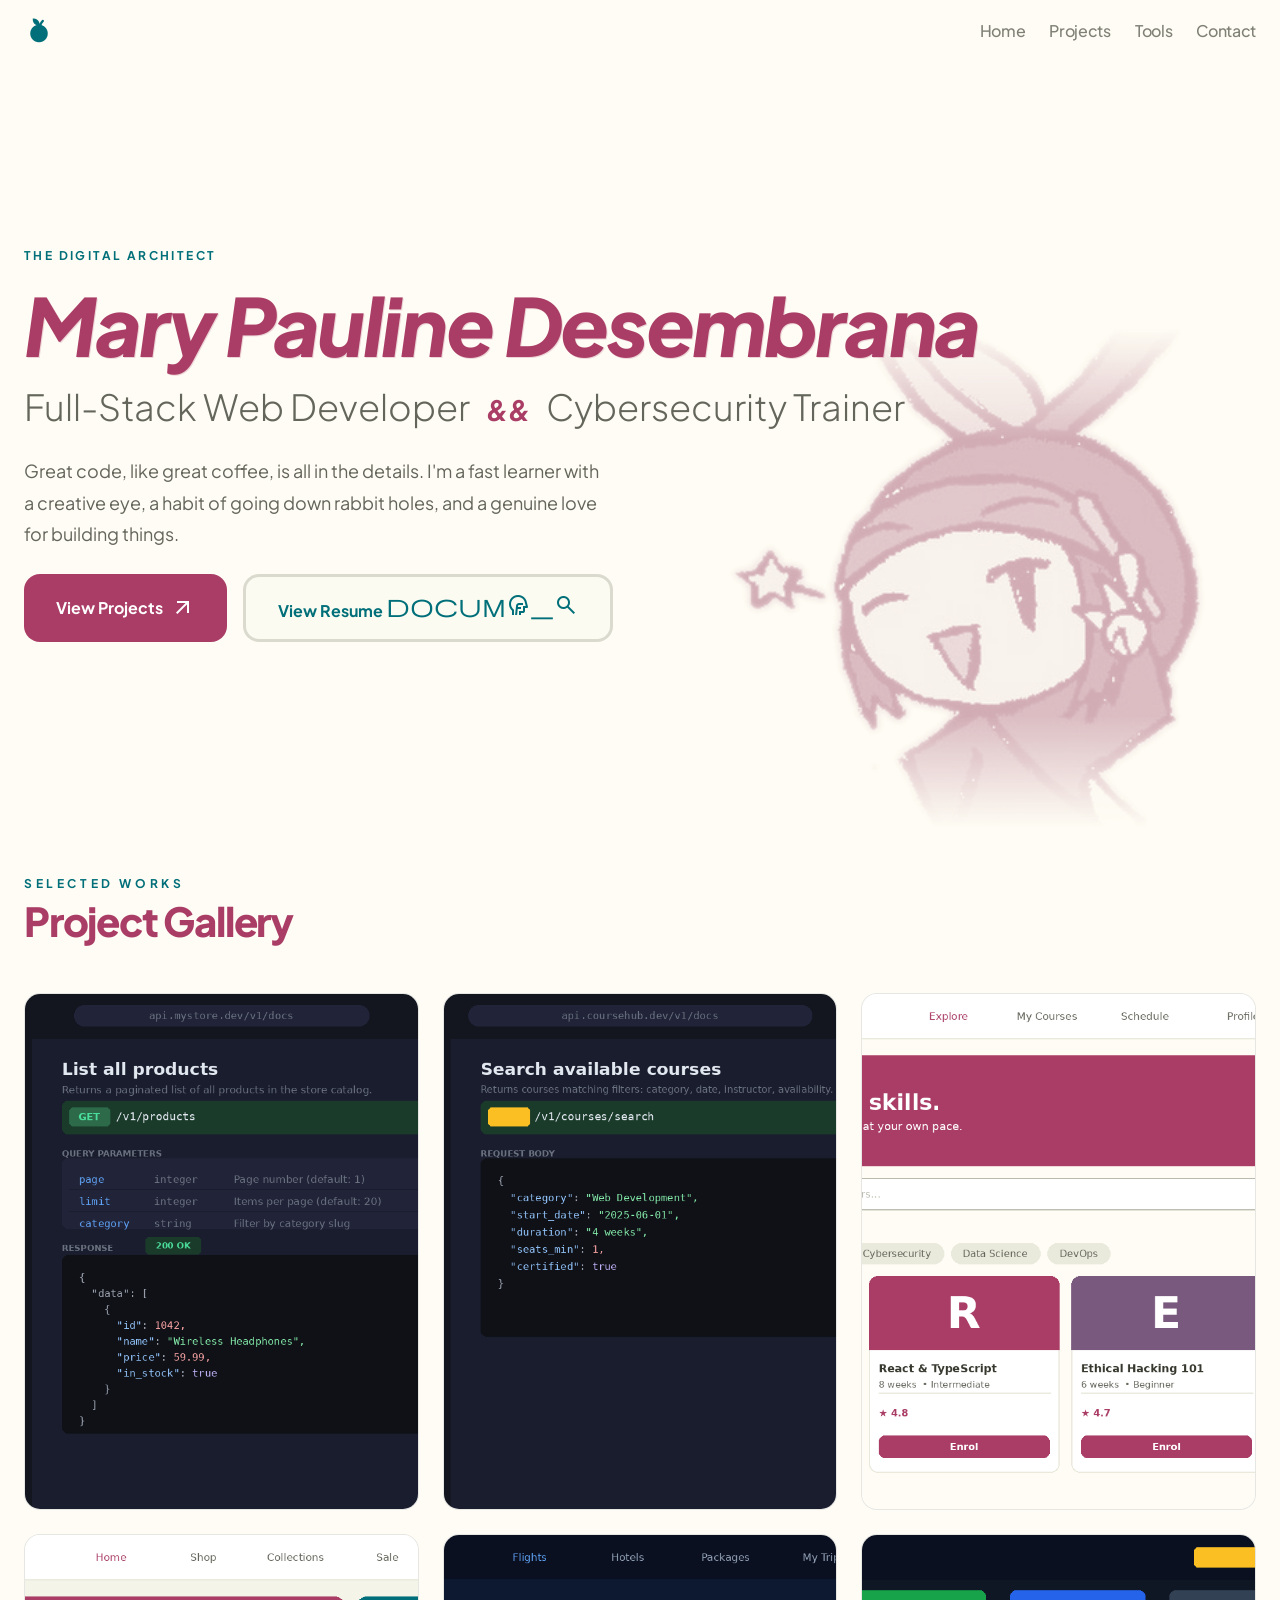
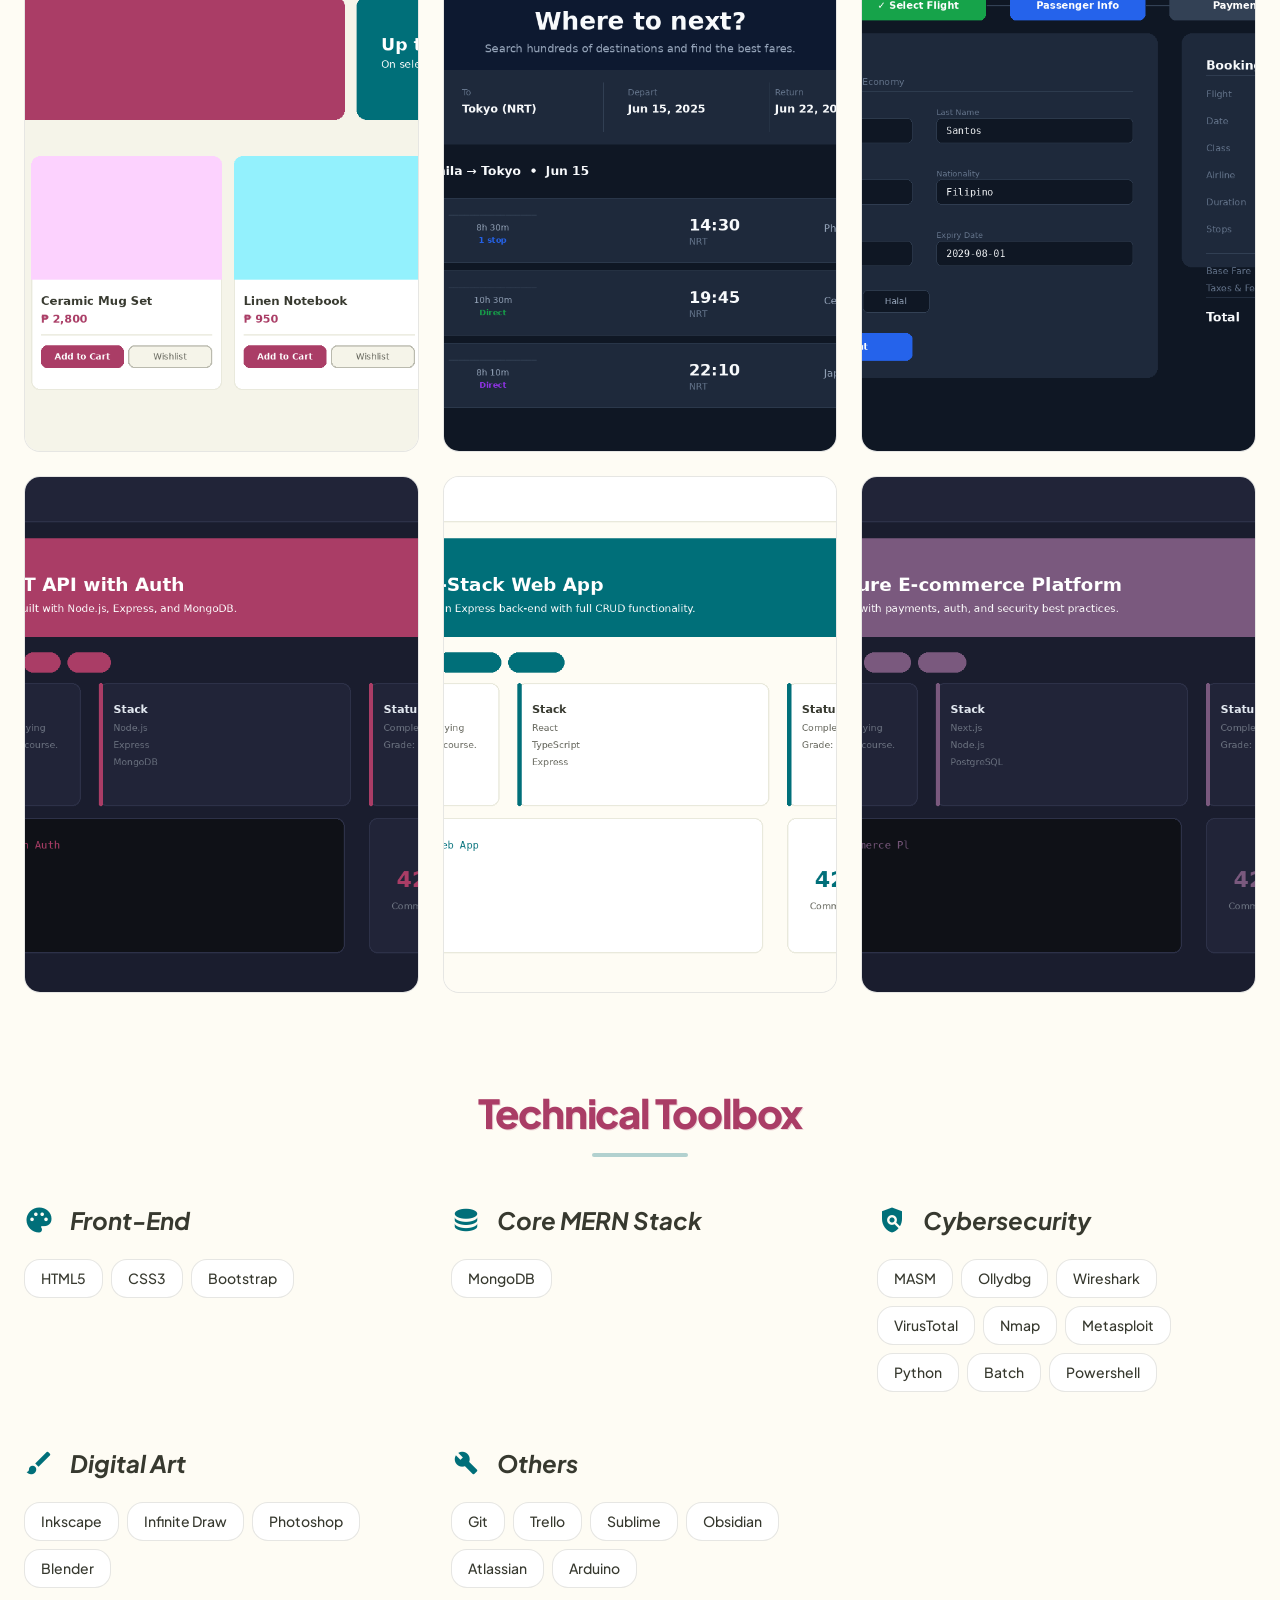
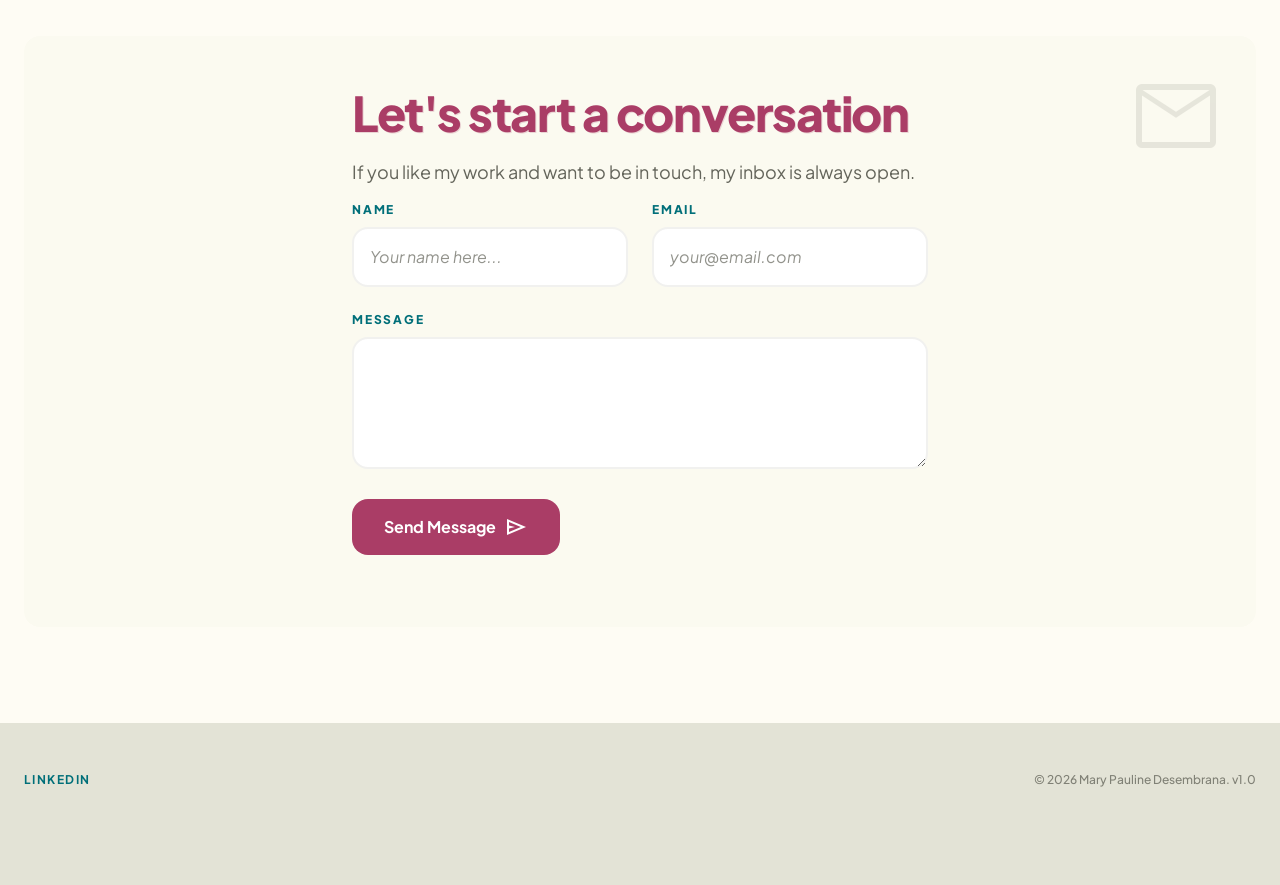
<file: index.html>
<!DOCTYPE html>
<html lang="en">

<head>
    <meta charset="utf-8" />
    <meta content="width=device-width, initial-scale=1.0" name="viewport" />
    <title>Mary Pauline Desembrana | Full-Stack Web Developer</title>

    <!-- Favicon -->
    <link rel="apple-touch-icon" sizes="180x180" href="./apple-touch-icon.png">
    <link rel="icon" type="image/png" sizes="32x32" href="./favicon-32x32.png">
    <link rel="icon" type="image/png" sizes="16x16" href="./favicon-16x16.png">
    <link rel="manifest" href="./site.webmanifest">

    <meta property="og:type" content="website">
    <meta property="og:title" content="Mary Pauline Desembrana | Full Stack Web Developer">
    <meta property="og:url" content="https://dragonfolder.github.io/stitch-portfolio/">
    <meta property="og:image" content="https://dragonfolder.github.io/stitch-portfolio/images/preview.png">
    <meta property="og:description" content="Discover works and projects of Mary Pauline Desembrana | Full-Stack Web Developer">

    <!-- Bootstrap CSS -->
    <link href="https://cdn.jsdelivr.net/npm/bootstrap@5.3.3/dist/css/bootstrap.min.css" rel="stylesheet" />

    <!-- Google Fonts -->
    <link href="https://fonts.googleapis.com/css2?family=Plus+Jakarta+Sans:wght@300;400;500;600;700;800;900&display=swap" rel="stylesheet" />
    <link href="https://fonts.googleapis.com/css2?family=Material+Symbols+Outlined:wght,FILL@100..700,0..1&display=swap" rel="stylesheet" />



    <!-- Custom Styles -->
    <link href="./index.css" rel="stylesheet" />
</head>

<body>

    <!-- Navbar Start -->
        <nav class="top-nav d-md-flex justify-content-between align-items-center px-4 py-3" id="navbar">
            <a class="nav-brand d-md-flex align-items-center gap-2" href="#landing">
                <span class="material-symbols-outlined toolbox-category-icon d-md-flex">nutrition</span>
            </a>

            <div class="d-none d-md-flex gap-4">
                <a class="nav-link" href="#landing">Home</a>
                <a class="nav-link" href="#projects">Projects</a>
                <a class="nav-link" href="#tools">Tools</a>
                <a class="nav-link" href="#contact">Contact</a>
            </div>



        </nav>
    <!-- Navbar End -->

    <main class="container-xxl px-4 pb-5 mx-auto" >

        <!-- Landing Section Start-->
            <section class="hero-section d-flex flex-column justify-content-center align-items-start pt-0" id="landing">
                <div class="position-relative z-1">
                    <p class="hero-eyebrow mb-3">The Digital Architect</p>
                    <h1 class="hero-name ink-bleed mb-3">
                        Mary Pauline Desembrana
                    </h1>
                    <div class="d-flex flex-wrap align-items-baseline gap-3 mb-4">
                        <h2 class="hero-subtitle mb-0">Full-Stack Web Developer</h2>
                        <span class="text-primary fw-bold fst-italic fs-3">&amp;&amp;</span>
                        <h3 class="hero-subtitle my-0">Cybersecurity Trainer</h2>
                    </div>
                    <p class="hero-description mb-4">
                        Great code, like great coffee, is all in the details. I'm a fast learner with a creative eye, a habit of going down rabbit holes, and a genuine love for building things.
                    </p>
                    <div class="d-flex gap-3 flex-wrap">
                        <button class="btn-primary-custom" onclick="location.href='#projects'">
                            View Projects
                            <span class="material-symbols-outlined">arrow_outward</span>
                        </button>
                        
                        <a class="" href="./Resume_MaryPaulineDesembrana.pdf">
                            <button class="btn-outline-custom">
                                View Resume  
                                <span class="material-symbols-outlined">document_search</span>
                            </button>
                        </a>
                        
                    </div>
                </div>

                <!-- Mascot -->
                <div class="hero-mascot">
                    <img src="./images/mascot.png" alt="hello there" />
                </div>
            </section>
        <!-- Landing Section End -->

        <!-- Projects Section Start -->
            <section class="py-5" id="projects">
                <div class="d-flex flex-column flex-md-row justify-content-between align-items-md-end mb-5 gap-3">
                    <div>
                        <p class="section-eyebrow mb-1">Selected Works</p>
                        <h2 class="section-title fs-1 mb-0">Project Gallery</h2>
                    </div>
                </div>

                <!-- Bento Grid -->
                <div class="bento-grid">

                    <div class="bento-card bento-wide pencil-guide">
                        <img src="./images/ecommerce-api.png" alt="E-commerce API Documentation" />
                        <div class="bento-overlay">
                            <!-- <span class="bento-overlay-tag">MERN Stack • Security</span> -->
                            <h4>E-commerce API Documentation</h4>
                            <p>Dynamic E-Commerce Workflow Management. The system features dynamic routes for order processing, real-time inventory updates, and secure user authentication. It also supports seamless automated order reporting and comprehensive product management. Documented Backend API published publicly using Postman.</p>
                        </div>
                    </div>

                    <div class="bento-card bento-wide pencil-guide">
                        <img src="./images/course-booking-api.png" alt="Course Booking API Documentation" />
                        <div class="bento-overlay">
                            <!-- <span class="bento-overlay-tag">MERN Stack • Security</span> -->
                            <h4>Course Booking API Documentation</h4>
                            <p>RESTful API for managing course enrollments, featuring user registration, authentication, and retrieval of user details. Supports course creation, updates, archiving, activation, and student enrollment. Publicly documented using Postman.</p>
                        </div>
                    </div>

                    <div class="bento-card bento-wide pencil-guide">
                        <img src="./images/course-booking-app.png" alt="Course Booking App" />
                        <div class="bento-overlay">
                            <!-- <span class="bento-overlay-tag">MERN Stack • Security</span> -->
                            <h4>Course Booking App</h4>
                            <p>A MERN-stack course enrollment system featuring user registration, authentication, and profile management. Authenticated users can create, update, archive, and activate courses. The platform also allows users to browse available courses and enroll seamlessly.</p>
                        </div>
                    </div>

                    <div class="bento-card bento-wide pencil-guide">
                        <img src="./images/ecommerce-app.png" alt="E-commerce App" />
                        <div class="bento-overlay">
                            <!-- <span class="bento-overlay-tag">MERN Stack • Security</span> -->
                            <h4>E-commerce App</h4>
                            <p>MERN E-Commerce Platform. The platform features dynamic product catalog with filtering and sorting, real-time search, seamless cart updates, secure checkout, and a comprehensive admin dashboard with real-time analytics and user management capabilities.</p>
                        </div>
                    </div>

                    <div class="bento-card bento-wide pencil-guide">
                        <img src="./images/airline-booking-mockup.png" alt="Airline Booking System Mockup" />
                        <div class="bento-overlay">
                            <!-- <span class="bento-overlay-tag">MERN Stack • Security</span> -->
                            <h4>Airline Booking System Mockup</h4>
                            <p>SIde Project: Conceptual design showcasing an intuitive UI for flight search, seat selection, and booking confirmation, focusing on user experience and workflow efficiency.</p>
                        </div>
                    </div>

                    <div class="bento-card bento-wide pencil-guide">
                        <img src="./images/airline-booking-prototype.png" alt="Airline Booking System Prototype" />
                        <div class="bento-overlay">
                            <!-- <span class="bento-overlay-tag">MERN Stack • Security</span> -->
                            <h4>Airline Booking System Prototype</h4>
                            <p>Side Project: Interactive prototype simulating end-to-end airline functionalities, including flight search, reservation, payment processing, and real-time ticket management</p>
                        </div>
                    </div>

                    <div class="bento-card bento-wide pencil-guide">
                        <img src="./images/capstone-1.png" alt="Short Courses Capstone" />
                        <div class="bento-overlay">
                            <!-- <span class="bento-overlay-tag">MERN Stack • Security</span> -->
                            <h4>Short Courses Capstone</h4>
                            <p>Placeholder for you Short courses capstone project.</p>
                        </div>
                    </div>

                    <div class="bento-card bento-wide pencil-guide">
                        <img src="./images/capstone-2.png" alt="Short Courses Capstone" />
                        <div class="bento-overlay">
                            <!-- <span class="bento-overlay-tag">MERN Stack • Security</span> -->
                            <h4>Short Courses Capstone</h4>
                            <p>Placeholder for you Short courses capstone project.</p>
                        </div>
                    </div>

                    <div class="bento-card bento-wide pencil-guide">
                        <img src="./images/capstone-3.png" alt="Short Courses Capstone" />
                        <div class="bento-overlay">
                            <!-- <span class="bento-overlay-tag">MERN Stack • Security</span> -->
                            <h4>Short Courses Capstone</h4>
                            <p>Placeholder for you Short courses capstone project.</p>
                        </div>
                    </div>

                </div>
            </section>
        <!-- Projects Section End -->

        <!-- Tools Section Start -->
            <section class="py-5" id="tools">
                <div class="d-flex flex-column align-items-center mb-5">
                    <h2 class="section-title ink-bleed fs-1 mb-3 text-center">Technical Toolbox</h2>
                    <div class="section-divider"></div>
                </div>

                <div class="row g-5">
                    <!-- Front-End -->
                    <div class="col-12 col-md-4">
                        <div class="d-flex align-items-center gap-3 mb-4">
                            <span class="material-symbols-outlined toolbox-category-icon">palette</span>
                            <h3 class="fs-4 fw-bold fst-italic mb-0">Front-End</h3>
                        </div>
                        <div class="d-flex flex-wrap gap-2">
                            <div class="skill-pill pencil-guide">HTML5</div>
                            <div class="skill-pill pencil-guide">CSS3</div>
                            <div class="skill-pill pencil-guide">Bootstrap</div>
                        </div>
                    </div>

                    <!-- MERN Stack -->
                    <div class="col-12 col-md-4">
                        <div class="d-flex align-items-center gap-3 mb-4">
                            <span class="material-symbols-outlined toolbox-category-icon">database</span>
                            <h3 class="fs-4 fw-bold fst-italic mb-0">Core MERN Stack</h3>
                        </div>
                        <div class="d-flex flex-wrap gap-2">
                            <div class="skill-pill pencil-guide">MongoDB</div>
                        </div>
                    </div>

                    <!-- Cybersecurity -->
                    <div class="col-12 col-md-4">
                        <div class="d-flex align-items-center gap-3 mb-4">
                            <span class="material-symbols-outlined toolbox-category-icon">policy</span>
                            <h3 class="fs-4 fw-bold fst-italic mb-0">Cybersecurity</h3>
                        </div>
                        <div class="d-flex flex-wrap gap-2">
                            <div class="skill-pill pencil-guide">MASM</div>
                            <div class="skill-pill pencil-guide">Ollydbg</div>
                            <div class="skill-pill pencil-guide">Wireshark</div>
                            <div class="skill-pill pencil-guide">VirusTotal</div>
                            <div class="skill-pill pencil-guide">Nmap</div>
                            <div class="skill-pill pencil-guide">Metasploit</div>
                            <div class="skill-pill pencil-guide">Python</div>
                            <div class="skill-pill pencil-guide">Batch</div>
                            <div class="skill-pill pencil-guide">Powershell</div>
                        </div>
                    </div>
                </div>
                <div class="row g-5 mt-2">

                    <!-- Digital Art -->
                    <div class="col-12 col-md-4">
                        <div class="d-flex align-items-center gap-3 mb-4">
                            <span class="material-symbols-outlined toolbox-category-icon">brush</span>
                            <h3 class="fs-4 fw-bold fst-italic mb-0">Digital Art</h3>
                        </div>
                        <div class="d-flex flex-wrap gap-2">
                            <div class="skill-pill pencil-guide">Inkscape</div>
                            <div class="skill-pill pencil-guide">Infinite Draw</div>
                            <div class="skill-pill pencil-guide">Photoshop</div>
                            <div class="skill-pill pencil-guide">Blender</div>
                        </div>
                    </div>

                    <!-- Others -->
                    <div class="col-12 col-md-4">
                        <div class="d-flex align-items-center gap-3 mb-4">
                            <span class="material-symbols-outlined toolbox-category-icon">build</span>
                            <h3 class="fs-4 fw-bold fst-italic mb-0">Others</h3>
                        </div>
                        <div class="d-flex flex-wrap gap-2">
                            <div class="skill-pill pencil-guide">Git</div>
                            <div class="skill-pill pencil-guide">Trello</div>
                            <div class="skill-pill pencil-guide">Sublime</div>
                            <div class="skill-pill pencil-guide">Obsidian</div>
                            <div class="skill-pill pencil-guide">Atlassian</div>
                            <div class="skill-pill pencil-guide">Arduino</div>
                        </div>
                    </div>
                </div>
            </section>
        <!-- Tools Section End -->

        <!-- Contact Section Start -->
        <section class="contact-section p-4 p-md-5 py-5 mb-5" id="contact">
            <div class="contact-bg-icon">
                <span class="material-symbols-outlined">mail</span>
            </div>
            <form id="contact-form">
                <h2 class="contact-text-1 section-title ink-bleed mb-3">
                    Let's start a conversation
                </h2>
                <p class="contact-text-2" class="mb-5">
                    If you like my work and want to be in touch, my inbox is always open.
                </p>
                <div class="mb-4">
                    <div class="row g-4 mb-4">
                        <div class="col-12 col-md-6">
                            <label for="name" class="contact-label">Name</label>
                            <input id="name" class="contact-input" placeholder="Your name here..." type="text" />
                        </div>
                        <div class="col-12 col-md-6">
                            <label for="email" class="contact-label">Email</label>
                            <input id="email" class="contact-input" placeholder="your@email.com" type="email" />
                        </div>
                    </div>
                    <div class="mb-4">
                        <label for="message" class="contact-label">Message</label>
                        <textarea id="message" class="contact-input" rows="4"></textarea>
                    </div>
                    <button class="btn-primary-custom" type="submit" onclick="location.href='#landing'">
                        Send Message
                        <span class="material-symbols-outlined">send</span>
                    </button>
                </div>
            </form>
        </section>
        <!-- Contact Section End -->

    </main>

    <!-- Bottom Nav (for mobile) Start -->
    <div class="d-md-none fixed-bottom bottom-nav d-flex justify-content-around align-items-end pb-3 px-4">
        <a class="bottom-nav-link" href="#landing">
            <span class="material-symbols-outlined">home</span>
            <span class="bottom-nav-label">Home</span>
        </a>
        <a class="bottom-nav-link" href="#projects">
            <span class="material-symbols-outlined">folder_code</span>
            <span class="bottom-nav-label">Projects</span>
        </a>
        <a class="bottom-nav-link" href="#tools">
            <span class="material-symbols-outlined">design_services</span>
            <span class="bottom-nav-label">Tools</span>
        </a>
        <a class="bottom-nav-link" href="#contact">
            <span class="material-symbols-outlined">mail</span>
            <span class="bottom-nav-label">Contact</span>
        </a>
    </div>
    <!-- Bottom Nav End -->

    <!-- Footer Section Start -->
    <footer class="footer-section-outer bg-surface-dim pt-5 pb-5">
        <div class="footer-section-inner container-xxl mx-auto px-4 d-flex flex-column flex-md-row justify-content-between align-items-center gap-4">
            <div class="d-flex gap-4">
                <a class="footer-link" href="https://www.linkedin.com/in/mary-pauline-desembrana-531631165/">LinkedIn</a>
            </div>
            <p class="footer-copy mb-0">© 2026 Mary Pauline Desembrana. v1.0</p>
        </div>
    </footer>
    <!-- Footer Section End -->

    <!-- Bootstrap JS -->
    <script src="https://cdn.jsdelivr.net/npm/bootstrap@5.3.3/dist/js/bootstrap.bundle.min.js"></script>
</body>

</html>
</file>
<file: index.css>
/* =============================================
   CSS Custom Properties (Design Tokens)
   ============================================= */
:root {
    --color-primary:                    #aa3d66;
    --color-primary-fixed:              #fe7faa;
    --color-primary-container:          #fe7faa;
    --color-on-primary:                 #ffffff;
    --color-on-primary-container:       #59002b;
    --color-secondary:                  #006f79;
    --color-secondary-container:        #93f1fd;
    --color-on-secondary:               #ffffff;
    --color-on-secondary-container:     #005b63;
    --color-tertiary:                   #7a597e;
    --color-tertiary-container:         #fcd2fe;
    --color-on-tertiary:                #ffffff;
    --color-surface:                    #fefcf4;
    --color-surface-dim:                #e3e3d6;
    --color-surface-bright:             #fefcf4;
    --color-surface-container-lowest:   #ffffff;
    --color-surface-container-low:      #fbfaf0;
    --color-surface-container:          #f5f4e9;
    --color-surface-container-high:     #efeee3;
    --color-surface-container-highest:  #e9e9dc;
    --color-on-surface:                 #37392f;
    --color-on-surface-variant:         #64655b;
    --color-outline:                    #808176;
    --color-outline-variant:            #babaae;
    --color-inverse-surface:            #0e0f0a;
    --color-inverse-on-surface:         #9e9d96;
    --color-inverse-primary:            #fe7faa;
    --color-error:                      #af3d3b;
    --color-on-error:                   #ffffff;
    --color-error-container:            #fa746f;
    --color-background:                 #fefcf4;
    --color-on-background:              #37392f;

    --border-radius-default:            1rem;
    --border-radius-lg:                 2rem;
    --border-radius-xl:                 3rem;

    --font-family-base:                 'Plus Jakarta Sans', sans-serif;
}

/* =============================================
   Base / Reset
   ============================================= */
html{
  overflow-x: hidden;
}

body {
    min-height: max(884px, 100dvh);
    background-color: var(--color-surface);
    color: var(--color-on-surface);
    font-family: var(--font-family-base);
    overflow-x: hidden;
}

::selection {
    background-color: var(--color-primary-container);
    color: var(--color-on-primary-container);
}

/* =============================================
   Custom Utility Classes
   ============================================= */
.ink-bleed {
    text-shadow: 1px 1px 0px rgba(170, 61, 102, 0.2);
}

.pencil-guide {
    border: 1.5px solid rgba(128, 129, 118, 0.2);
}

.vellum {
    backdrop-filter: blur(12px);
    background-color: rgba(251, 250, 240, 0.8);
}

.no-scrollbar::-webkit-scrollbar {
    display: none;
}

/* =============================================
   Color Utility Classes
   ============================================= */
.text-primary         { color: var(--color-primary) !important; }
.text-secondary       { color: var(--color-secondary) !important; }
.text-on-primary      { color: var(--color-on-primary) !important; }
.text-on-surface      { color: var(--color-on-surface) !important; }
.text-on-surface-variant { color: var(--color-on-surface-variant) !important; }
.text-outline         { color: var(--color-outline) !important; }
.text-primary-container { color: var(--color-primary-container) !important; }
.text-on-secondary-container { color: var(--color-on-secondary-container) !important; }

.bg-surface                    { background-color: var(--color-surface) !important; }
.bg-surface-dim                { background-color: var(--color-surface-dim) !important; }
.bg-surface-container          { background-color: var(--color-surface-container) !important; }
.bg-surface-container-low      { background-color: var(--color-surface-container-low) !important; }
.bg-surface-container-high     { background-color: var(--color-surface-container-high) !important; }
.bg-surface-container-lowest   { background-color: var(--color-surface-container-lowest) !important; }
.bg-primary                    { background-color: var(--color-primary) !important; }
.bg-secondary                  { background-color: var(--color-secondary) !important; }
.bg-on-primary                 { background-color: var(--color-on-primary) !important; }

/* =============================================
   Navigation
   ============================================= */
.top-nav {
    background-color: var(--color-surface);
    position: sticky;
    top: 0;
    z-index: 100;
    border-bottom: none;
}

.nav-brand {
    font-size: 1.5rem;
    font-weight: 800;
    font-style: italic;
    color: var(--color-primary);
    text-decoration: none;
    gap: 0.5rem;
}

.nav-brand:hover {
    color: var(--color-primary);
    opacity: 0.9;
}

.nav-link {
    color: var(--color-outline);
    font-family: var(--font-family-base);
    letter-spacing: -0.02em;
    text-decoration: none;
    transition: opacity 0.2s;
    font-weight: 500;
}

.nav-link:hover {
    opacity: 0.8;
    color: var(--color-outline);
}

.nav-link.active {
    color: var(--color-primary);
    font-weight: 700;
    border-bottom: 2px solid var(--color-primary);
}

.nav-avatar {
    width: 2.5rem;
    height: 2.5rem;
    border-radius: 50%;
    border: 2px solid rgba(170, 61, 102, 0.2);
    padding: 2px;
    object-fit: cover;
}

/* =============================================
   Hero Section
   ============================================= */
.hero-section {
    position: relative;
    /*min-height: 707px;*/
    min-height: 85vh;
}

.hero-eyebrow {
    color: var(--color-secondary);
    font-weight: 700;
    letter-spacing: 0.2em;
    font-size: 0.75rem;
    text-transform: uppercase;
}

.hero-name {
    color: var(--color-primary);
    font-weight: 900;
    font-style: italic;
    font-size: clamp(3rem, 8vw, 5rem);
    letter-spacing: -0.03em;
    line-height: 1.1;
}

.hero-subtitle {
    font-size: clamp(1.5rem, 3vw, 2.25rem);
    font-weight: 300;
    color: var(--color-on-surface-variant);
}

.hero-description {
    color: var(--color-on-surface-variant);
    font-size: 1.125rem;
    line-height: 1.75;
    max-width: 36rem;
}

.hero-badge {
    background-color: var(--color-surface-container-high);
    border-radius: 9999px;
    padding: 0.5rem 1rem;
}

.hero-badge span {
    color: var(--color-secondary);
    font-style: italic;
    font-weight: 500;
}

.hero-mascot {
    position: absolute;
    right: 0;
    bottom: 0;
    pointer-events: none;
}

.hero-mascot img {
    width: 300px;
    transform: translateY(2rem);
}

/* =============================================
   Buttons
   ============================================= */
.btn-primary-custom {
    background-color: var(--color-primary);
    color: var(--color-on-primary);
    border: none;
    border-radius: var(--border-radius-default);
    font-weight: 700;
    padding: 1rem 2rem;
    transition: transform 0.2s ease;
    font-family: var(--font-family-base);
    display: inline-flex;
    align-items: center;
    gap: 0.5rem;
}

.btn-primary-custom:hover {
    transform: scale(0.95);
    color: var(--color-on-primary);
    background-color: var(--color-primary);
}

.btn-outline-custom {
    background-color: rgba(251, 250, 240, 0.8);
    color: var(--color-secondary);
    border: 3px solid rgba(186, 186, 174, 0.5);
    border-radius: var(--border-radius-default);
    font-weight: 700;
    padding: 1rem 2rem;
    transition: background-color 0.2s ease;
    font-family: var(--font-family-base);
}

.btn-outline-custom:hover {
    background-color: var(--color-surface-container-low);
    color: var(--color-secondary);
}

.btn-icon-round {
    background-color: var(--color-primary);
    color: white;
    border: none;
    border-radius: 9999px;
    width: 2.75rem;
    height: 2.75rem;
    display: inline-flex;
    align-items: center;
    justify-content: center;
    transition: transform 0.2s;
    cursor: pointer;
}

.btn-icon-round:hover {
    transform: scale(1.05);
}

.btn-icon-round-sm {
    background-color: var(--color-on-primary);
    color: var(--color-primary);
    border: none;
    border-radius: 9999px;
    width: 2.25rem;
    height: 2.25rem;
    display: inline-flex;
    align-items: center;
    justify-content: center;
    cursor: pointer;
    z-index: 1;
    position: relative;
}

/* =============================================
   Portfolio / Bento Grid
   ============================================= */
.section-eyebrow {
    color: var(--color-secondary);
    font-weight: 700;
    letter-spacing: 0.3em;
    text-transform: uppercase;
    font-size: 0.75rem;
}

.section-title {
    color: var(--color-primary);
    font-weight: 900;
    letter-spacing: -0.03em;
}

.bento-grid {
    display: grid;
    grid-template-columns: 1fr;
    gap: 1.5rem;
}

@media (min-width: 768px) {
    .bento-grid {
        grid-template-columns: repeat(3, 1fr);
        /*grid-template-rows: repeat(2, 1fr);*/
        /*height: 800px;*/
        height: 1600px;
    }

    .bento-featured {
        grid-column: span 2;
        grid-row: span 2;
    }

    .bento-wide {
        grid-column: span 1;
    }

    .bento-cell {
        grid-column: span 1;
    }
}

.bento-card {
    border-radius: var(--border-radius-default);
    overflow: hidden;
    position: relative;
    background-color: var(--color-surface-container-lowest);
}

.bento-card img {
    width: 100%;
    height: 100%;
    object-fit: cover;
    transition: transform 0.5s ease;
}

.bento-card:hover img {
    transform: scale(1.1);
}

.bento-overlay {
    position: absolute;
    inset: 0;
    background: linear-gradient(to top, rgba(55, 57, 47, 0.9), transparent, transparent);
    opacity: 0;
    transition: opacity 0.3s ease;
    padding: 2rem;
    display: flex;
    flex-direction: column;
    justify-content: flex-end;
}

.bento-card:hover .bento-overlay {
    opacity: 1;
}

.bento-overlay-tag {
    color: var(--color-primary-container);
    font-size: 0.75rem;
    font-weight: 900;
    text-transform: uppercase;
    letter-spacing: 0.15em;
    margin-bottom: 0.5rem;
}

.bento-overlay h4 {
    color: white;
    font-size: 1.25rem;
    font-weight: 700;
    margin-bottom: 0.5rem;
}

.bento-overlay p {
    color: rgba(255, 255, 255, 0.8);
    margin-bottom: 1rem;
    font-size: 0.75rem;
}

.bento-front-badge {
    position: absolute;
    top: 1rem;
    left: 1rem;
    z-index: 10;
    background-color: rgba(255, 255, 255, 0.9);
    backdrop-filter: blur(8px);
    padding: 0.25rem 0.75rem;
    border-radius: 9999px;
    color: var(--color-secondary);
    font-size: 0.75rem;
    font-weight: 700;
}

.bento-slide-caption {
    position: absolute;
    bottom: 0;
    left: 0;
    right: 0;
    padding: 1.5rem;
    background-color: rgba(255, 255, 255, 0.8);
    backdrop-filter: blur(12px);
    transform: translateY(100%);
    transition: transform 0.3s ease;
}

.bento-card:hover .bento-slide-caption {
    transform: translateY(0);
}

.bento-slide-caption h4 {
    color: var(--color-on-surface);
    font-size: 1.25rem;
    font-weight: 700;
    margin: 0;
}

.bento-inner-card {
    position: absolute;
    inset: 0;
    padding: 1.5rem;
    display: flex;
    flex-direction: column;
    justify-content: space-between;
}

.bento-inner-card .material-symbols-outlined {
    color: var(--color-primary);
    font-size: 2.5rem;
}

.bento-inner-card h4 {
    color: var(--color-on-surface);
    font-weight: 700;
    margin: 0;
}

.bento-promo {
    background-color: var(--color-primary);
    border-radius: var(--border-radius-default);
    padding: 1.5rem;
    position: relative;
    overflow: hidden;
    display: flex;
    flex-direction: column;
    justify-content: space-between;
}

.bento-promo h4 {
    color: var(--color-on-primary);
    font-size: 1.5rem;
    font-weight: 900;
    font-style: italic;
    margin-bottom: 0.5rem;
}

.bento-promo p {
    color: rgba(255, 255, 255, 0.8);
    font-size: 0.875rem;
    margin: 0;
}

.bento-promo .promo-icon {
    position: absolute;
    bottom: -1rem;
    right: -1rem;
    font-size: 8rem;
    opacity: 0.1;
    transition: transform 0.3s;
    color: white;
}

.bento-promo:hover .promo-icon {
    transform: scale(1.25);
}

.bento-img-grayscale img {
    filter: grayscale(100%);
    transition: filter 0.3s ease, transform 0.5s ease;
}

.bento-img-grayscale:hover img {
    filter: grayscale(0%);
}

.bento-img-opacity img {
    opacity: 0.6;
    transition: opacity 0.3s ease;
}

.bento-img-opacity:hover img {
    opacity: 1;
}

/* =============================================
   Toolbox Section
   ============================================= */
.section-divider {
    width: 6rem;
    height: 0.25rem;
    background-color: var(--color-secondary);
    border-radius: 9999px;
    opacity: 0.3;
}

.toolbox-category-icon {
    color: var(--color-secondary);
    font-size: 1.875rem;
    font-variation-settings: 'FILL' 1;
}

.skill-pill {
    background-color: white;
    padding: 0.5rem 1rem;
    border-radius: var(--border-radius-default);
    font-size: 0.875rem;
    font-weight: 500;
    transition: background-color 0.2s ease;
    cursor: default;
}

.skill-pill:hover {
    background-color: rgba(254, 127, 170, 0.2);
}

/* =============================================
   Contact Section
   ============================================= */
.contact-section {
    background-color: var(--color-surface-container-low);
    border-radius: var(--border-radius-default);
    position: relative;
    overflow: hidden;
}

#contact-form{
    max-width: 36rem;
    margin: 0 auto;
}

.contact-text-1{
    font-size: clamp(2rem, 5vw, 3rem);
    font-weight: 900;
}

.contact-text-2{
    color: var(--color-on-surface-variant);
    font-size: 1.125rem;
}

.contact-bg-icon {
    position: absolute;
    top: 0;
    right: 0;
    padding: 2rem;
    opacity: 0.1;
    pointer-events: none;
    color: var(--color-on-surface);
}

.contact-bg-icon .material-symbols-outlined {
    font-size: 6rem;
}

.contact-label {
    font-size: 0.75rem;
    font-weight: 900;
    text-transform: uppercase;
    letter-spacing: 0.15em;
    color: var(--color-secondary);
    margin-bottom: 0.5rem;
    display: block;
}

.contact-input {
    width: 100%;
    background-color: var(--color-surface-container-lowest);
    border: 2px solid rgba(186, 186, 174, 0.2);
    border-radius: var(--border-radius-default);
    padding: 1rem;
    transition: border-color 0.2s ease;
    font-family: var(--font-family-base);
    color: var(--color-on-surface);
    outline: none;
}

.contact-input::placeholder {
    font-style: italic;
    color: var(--color-on-surface-variant);
    opacity: 0.7;
}

.contact-input:focus {
    border-color: rgba(170, 61, 102, 0.4);
    box-shadow: none;
}

/* =============================================
   Bottom Mobile Navigation
   ============================================= */
.bottom-nav {
    background-color: rgba(251, 250, 240, 0.8);
    backdrop-filter: blur(12px);
    border-top: 1.5px solid rgba(186, 186, 174, 0.2);
    border-radius: 2rem 2rem 0 0;
    box-shadow: 0 -10px 40px rgba(55, 57, 47, 0.05);
    z-index: 50;
}

.bottom-nav-link {
    display: flex;
    flex-direction: column;
    align-items: center;
    justify-content: center;
    color: var(--color-secondary);
    text-decoration: none;
    padding: 0.5rem;
    transition: color 0.2s ease;
}

.bottom-nav-link:hover {
    color: var(--color-primary);
}

.bottom-nav-link.active {
    background-color: var(--color-primary);
    color: white;
    border-radius: 9999px;
    padding: 0.75rem;
    margin-bottom: 0.5rem;
    transform: scale(1.1);
}

.bottom-nav-link.active:hover {
    color: white;
}

.bottom-nav-label {
    font-size: 10px;
    text-transform: uppercase;
    letter-spacing: 0.12em;
    font-weight: 700;
    font-family: var(--font-family-base);
}

/* =============================================
   Floating Action Button
   ============================================= */
.fab {
    position: fixed;
    bottom: 2rem;
    right: 2rem;
    z-index: 60;
    background-color: var(--color-secondary);
    color: white;
    width: 4rem;
    height: 4rem;
    border-radius: 9999px;
    border: none;
    box-shadow: 0 10px 40px rgba(0, 0, 0, 0.25);
    display: none;
    align-items: center;
    justify-content: center;
    transition: transform 0.2s ease;
    cursor: pointer;
}

.fab:hover {
    transform: scale(1.1);
}

@media (min-width: 768px) {
    .fab {
        display: flex;
    }

    .hero-mascot {
        right: 3rem;
        bottom: 3rem;
        width: 50%;
        display: flex;
        justify-content: flex-end;
        align-items: flex-end;
    }

    .hero-mascot img {
        width: 500px;
        transform: translateY(3rem);
    }
}

/* =============================================
   Footer
   ============================================= */

.footer-section-outer{
    padding-bottom: 6rem !important;
}

.footer-section-inner{
    max-width: 1280px;
}

.footer-brand {
    font-size: 1.25rem;
    font-weight: 900;
    font-style: italic;
    color: var(--color-primary);
}

.footer-tagline {
    font-size: 0.875rem;
    color: var(--color-outline);
}

.footer-link {
    color: var(--color-secondary);
    text-decoration: none;
    font-weight: 700;
    letter-spacing: 0.12em;
    font-size: 0.75rem;
    text-transform: uppercase;
    transition: color 0.2s ease;
}

.footer-link:hover {
    color: var(--color-primary);
}

.footer-copy {
    font-size: 0.75rem;
    color: var(--color-outline);
    font-weight: 500;
}
</file>
